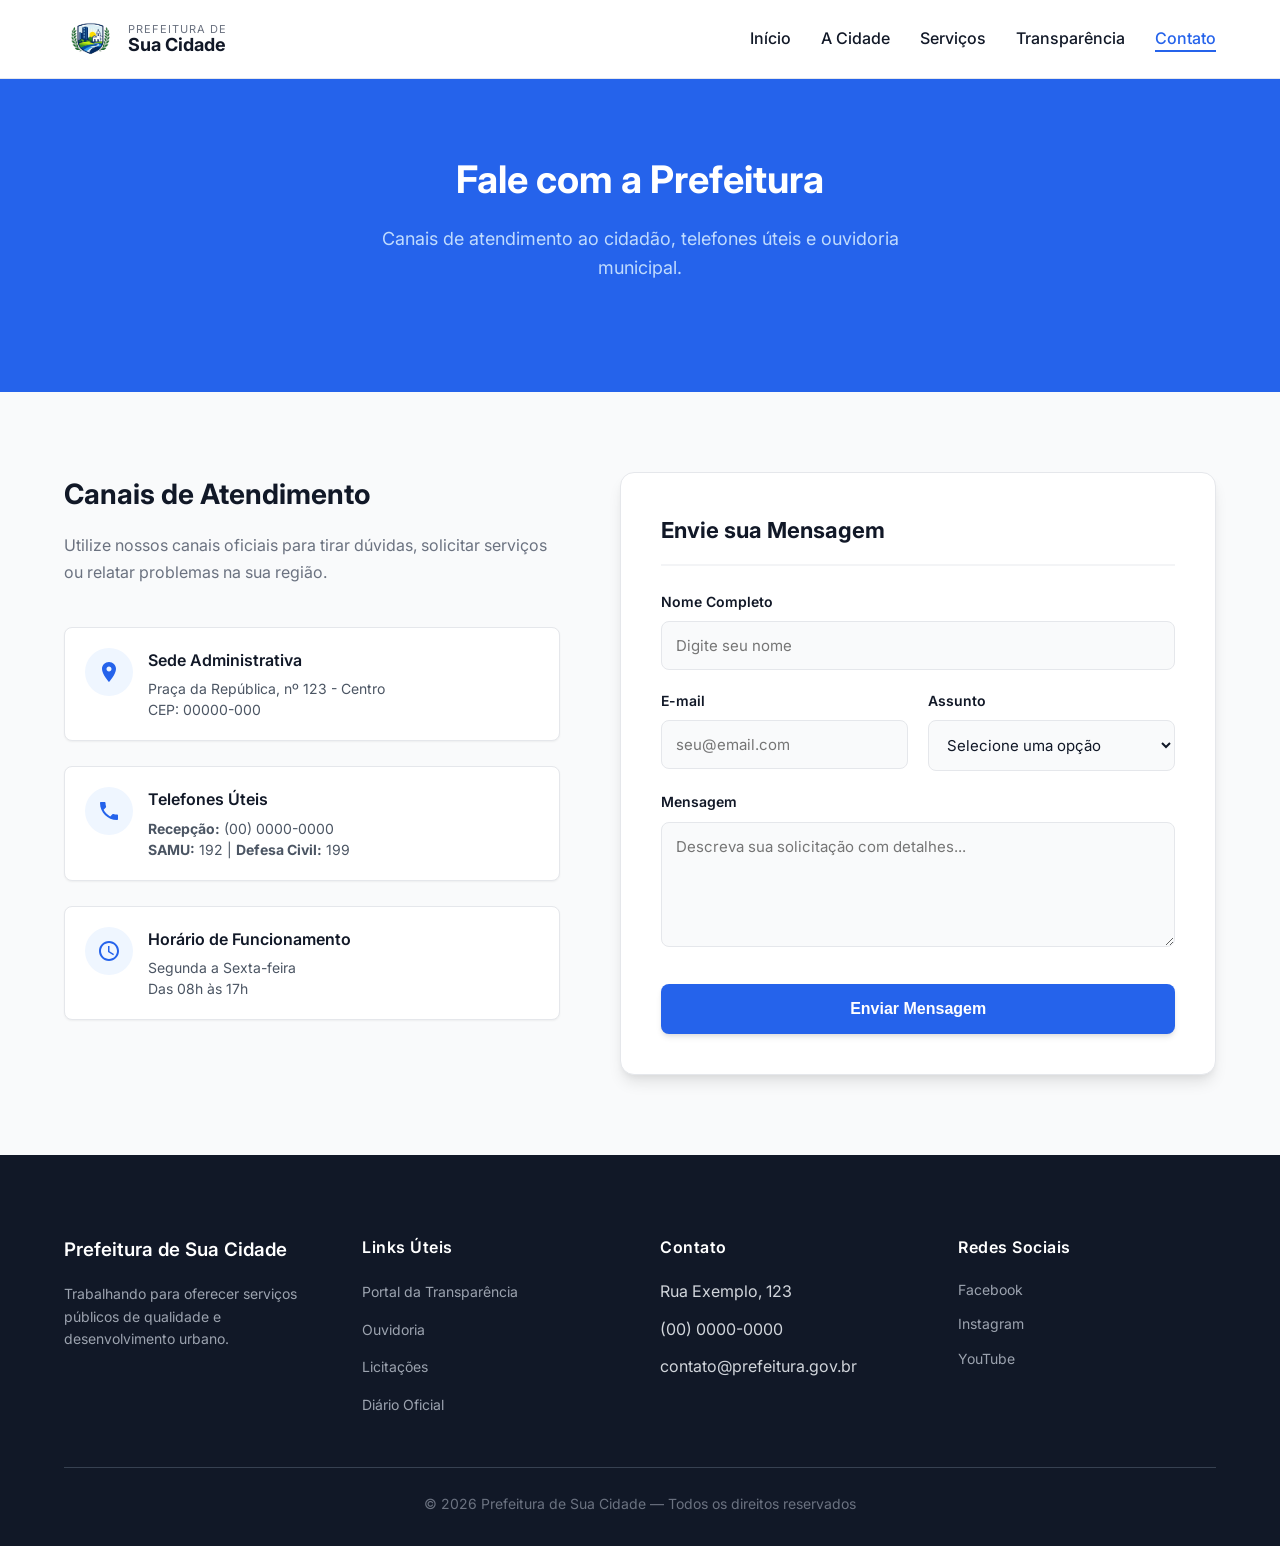
<file: contato.html>
<!doctype html>
<html lang="pt-br">
  <head>
    <meta charset="UTF-8" />
    <meta name="viewport" content="width=device-width, initial-scale=1.0" />
    <title>Contato e Ouvidoria - Prefeitura</title>

    <link rel="preconnect" href="https://fonts.googleapis.com">
    <link rel="preconnect" href="https://fonts.gstatic.com" crossorigin>
    <link href="https://fonts.googleapis.com/css2?family=Inter:wght@400;500;600;700&display=swap" rel="stylesheet">

    <link rel="stylesheet" href="style.css" />
  </head>

  <body>
    <header class="menu">
      <div class="container">
        <div class="logo-area">
          <img src="img/logo-prefeitura.png" alt="Logo Prefeitura" class="logo-img" onerror="this.src='https://via.placeholder.com/48?text=Logo'" />
          <div class="logo-text">
            <span class="logo-top">Prefeitura de</span>
            <span class="logo-bottom">Sua Cidade</span>
          </div>
        </div>

        <nav class="nav-menu" aria-label="Menu Principal">
          <ul>
            <li><a href="index.html">Início</a></li>
            <li><a href="#">A Cidade</a></li>
            <li><a href="#">Serviços</a></li>
            <li><a href="transparencia.html">Transparência</a></li>
            <li><a href="contato.html" class="active-link">Contato</a></li>
          </ul>
        </nav>

        <button class="menu-toggle" aria-label="Abrir menu" aria-expanded="false">
          <span></span>
          <span></span>
          <span></span>
        </button>
      </div>
    </header>

    <section class="page-header">
      <div class="container center-header">
        <h1 class="page-title">Fale com a Prefeitura</h1>
        <p class="page-subtitle">Canais de atendimento ao cidadão, telefones úteis e ouvidoria municipal.</p>
      </div>
    </section>

    <main class="contact-section">
      <div class="container contact-grid">
        
        <div class="contact-info-area">
          <h2 class="contact-title">Canais de Atendimento</h2>
          <p class="contact-desc">Utilize nossos canais oficiais para tirar dúvidas, solicitar serviços ou relatar problemas na sua região.</p>
          
          <div class="info-cards">
            <div class="info-card">
              <div class="info-icon">
                <svg xmlns="http://www.w3.org/2000/svg" width="24" height="24" fill="var(--primary)" viewBox="0 0 24 24"><path d="M12 2C8.13 2 5 5.13 5 9c0 5.25 7 13 7 13s7-7.75 7-13c0-3.87-3.13-7-7-7zm0 9.5c-1.38 0-2.5-1.12-2.5-2.5s1.12-2.5 2.5-2.5 2.5 1.12 2.5 2.5-1.12 2.5-2.5 2.5z"/></svg>
              </div>
              <div>
                <h3>Sede Administrativa</h3>
                <p>Praça da República, nº 123 - Centro<br>CEP: 00000-000</p>
              </div>
            </div>

            <div class="info-card">
              <div class="info-icon">
                <svg xmlns="http://www.w3.org/2000/svg" width="24" height="24" fill="var(--primary)" viewBox="0 0 24 24"><path d="M6.62 10.79c1.44 2.83 3.76 5.14 6.59 6.59l2.2-2.2c.27-.27.67-.36 1.02-.24 1.12.37 2.33.57 3.57.57.55 0 1 .45 1 1V20c0 .55-.45 1-1 1-9.39 0-17-7.61-17-17 0-.55.45-1 1-1h3.5c.55 0 1 .45 1 1 0 1.25.2 2.45.57 3.57.11.35.03.74-.25 1.02l-2.2 2.2z"/></svg>
              </div>
              <div>
                <h3>Telefones Úteis</h3>
                <p><strong>Recepção:</strong> (00) 0000-0000<br><strong>SAMU:</strong> 192 | <strong>Defesa Civil:</strong> 199</p>
              </div>
            </div>

            <div class="info-card">
              <div class="info-icon">
                <svg xmlns="http://www.w3.org/2000/svg" width="24" height="24" fill="var(--primary)" viewBox="0 0 24 24"><path d="M11.99 2C6.47 2 2 6.48 2 12s4.47 10 9.99 10C17.52 22 22 17.52 22 12S17.52 2 11.99 2zM12 20c-4.42 0-8-3.58-8-8s3.58-8 8-8 8 3.58 8 8-3.58 8-8 8zm.5-13H11v6l5.25 3.15.75-1.23-4.5-2.67z"/></svg>
              </div>
              <div>
                <h3>Horário de Funcionamento</h3>
                <p>Segunda a Sexta-feira<br>Das 08h às 17h</p>
              </div>
            </div>
          </div>
        </div>

        <div class="contact-form-area">
          <form action="#" method="POST" class="contact-form">
            <h3 class="form-title">Envie sua Mensagem</h3>
            
            <div class="form-group">
              <label for="nome">Nome Completo</label>
              <input type="text" id="nome" name="nome" placeholder="Digite seu nome" required>
            </div>

            <div class="form-grid">
              <div class="form-group">
                <label for="email">E-mail</label>
                <input type="email" id="email" name="email" placeholder="seu@email.com" required>
              </div>
              <div class="form-group">
                <label for="assunto">Assunto</label>
                <select id="assunto" name="assunto" required>
                  <option value="" disabled selected>Selecione uma opção</option>
                  <option value="ouvidoria">Ouvidoria (Reclamação)</option>
                  <option value="sugestao">Sugestão de Melhoria</option>
                  <option value="duvida">Dúvida Geral</option>
                  <option value="elogio">Elogio</option>
                </select>
              </div>
            </div>

            <div class="form-group">
              <label for="mensagem">Mensagem</label>
              <textarea id="mensagem" name="mensagem" rows="5" placeholder="Descreva sua solicitação com detalhes..." required></textarea>
            </div>

            <button type="submit" class="submit-btn">Enviar Mensagem</button>
          </form>
        </div>

      </div>
    </main>

    <footer class="footer">
      <div class="container footer-container">
        <div class="footer-grid">
          <div class="footer-col">
            <h3>Prefeitura de Sua Cidade</h3>
            <p>Trabalhando para oferecer serviços públicos de qualidade e desenvolvimento urbano.</p>
          </div>
          <div class="footer-col">
            <h4>Links Úteis</h4>
            <ul>
              <li><a href="transparencia.html">Portal da Transparência</a></li>
              <li><a href="contato.html">Ouvidoria</a></li>
              <li><a href="#">Licitações</a></li>
              <li><a href="#">Diário Oficial</a></li>
            </ul>
          </div>
          <div class="footer-col">
            <h4>Contato</h4>
            <ul>
              <li>Rua Exemplo, 123</li>
              <li>(00) 0000-0000</li>
              <li>contato@prefeitura.gov.br</li>
            </ul>
          </div>
          <div class="footer-col">
            <h4>Redes Sociais</h4>
            <div class="social-links">
              <a href="#">Facebook</a>
              <a href="#">Instagram</a>
              <a href="#">YouTube</a>
            </div>
          </div>
        </div>
        <div class="footer-bottom">
          <p>© 2026 Prefeitura de Sua Cidade — Todos os direitos reservados</p>
        </div>
      </div>
    </footer>

    <script src="script.js"></script>
  </body>
</html>
</file>
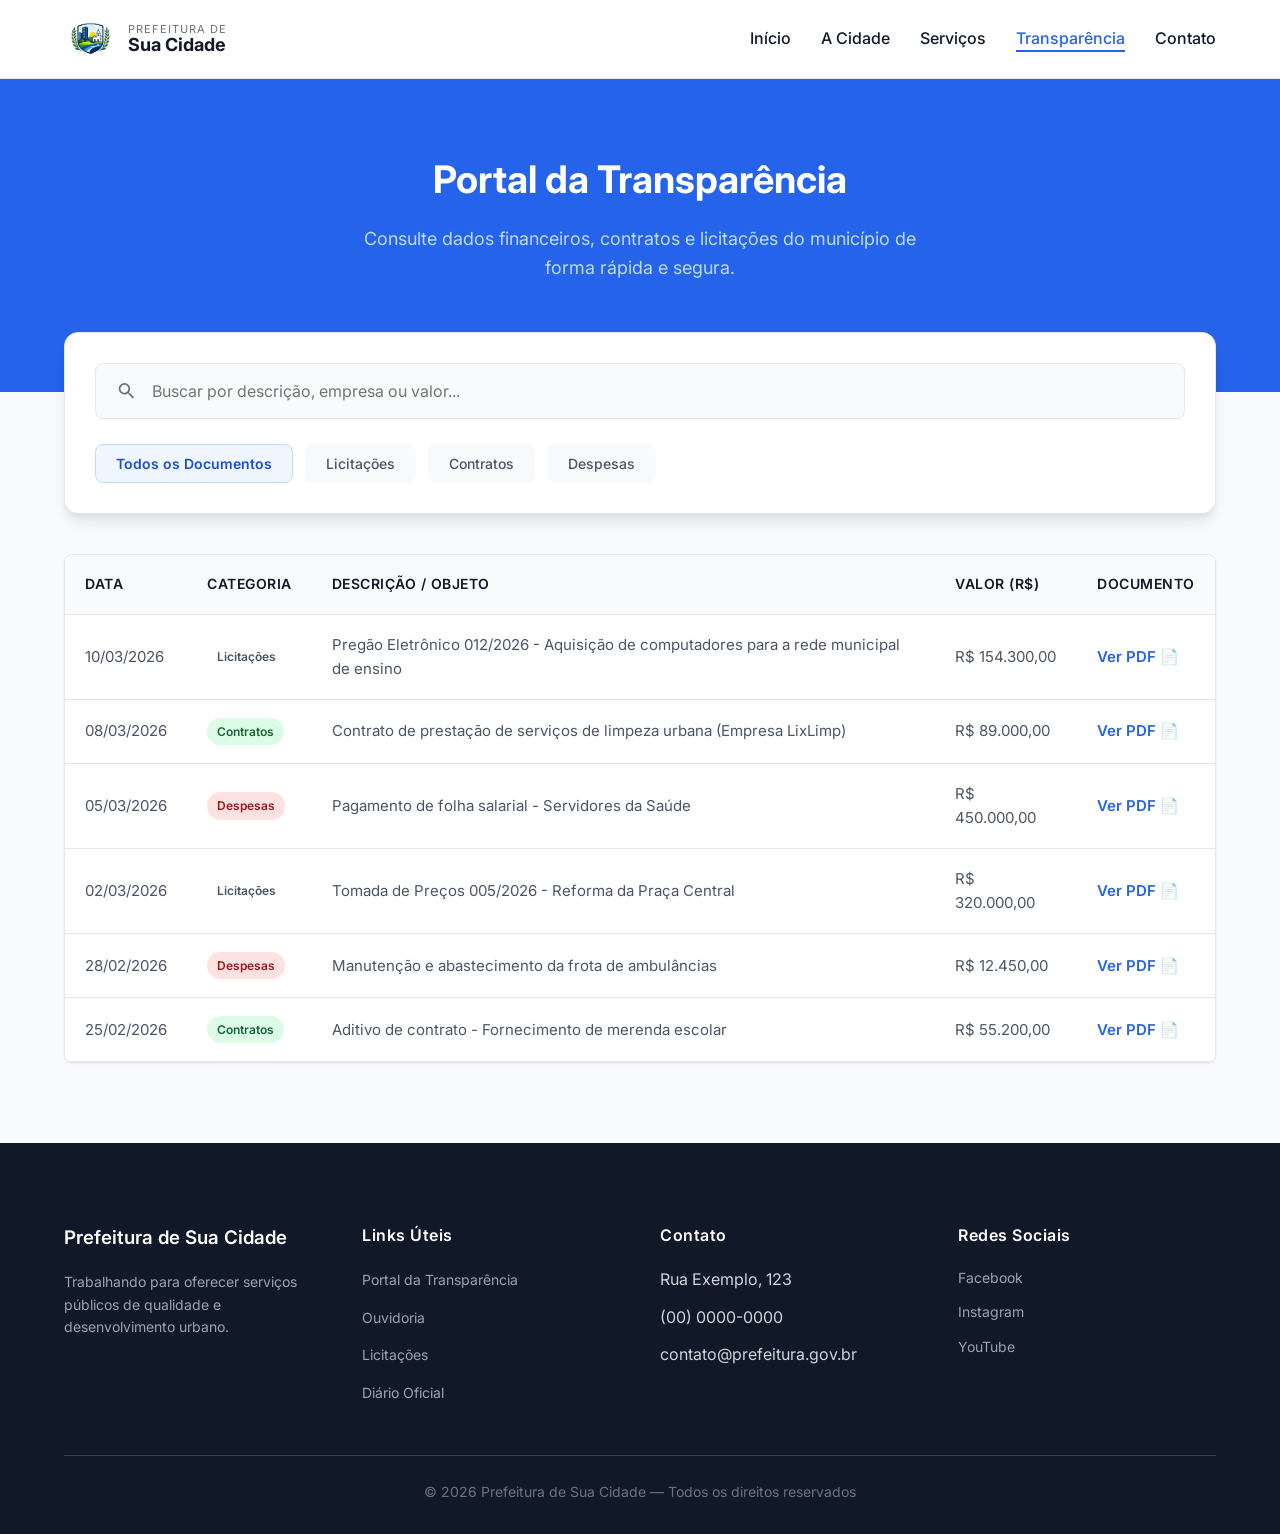
<file: transparencia.html>
<!doctype html>
<html lang="pt-br">
  <head>
    <meta charset="UTF-8" />
    <meta name="viewport" content="width=device-width, initial-scale=1.0" />
    <title>Portal da Transparência - Prefeitura</title>

    <link rel="preconnect" href="https://fonts.googleapis.com" />
    <link rel="preconnect" href="https://fonts.gstatic.com" crossorigin />
    <link
      href="https://fonts.googleapis.com/css2?family=Inter:wght@400;500;600;700&display=swap"
      rel="stylesheet"
    />

    <link rel="stylesheet" href="style.css" />
  </head>

  <body>
    <header class="menu">
      <div class="container">
        <div class="logo-area">
          <img
            src="img/logo-prefeitura.png"
            alt="Logo Prefeitura"
            class="logo-img"
            onerror="this.src = 'https://via.placeholder.com/48?text=Logo'"
          />
          <div class="logo-text">
            <span class="logo-top">Prefeitura de</span>
            <span class="logo-bottom">Sua Cidade</span>
          </div>
        </div>

        <nav class="nav-menu" aria-label="Menu Principal">
          <ul>
            <li><a href="index.html">Início</a></li>
            <li><a href="cidade.html">A Cidade</a></li>
            <li><a href="servicos.html">Serviços</a></li>
            <li>
              <a href="transparencia.html" class="active-link">Transparência</a>
            </li>
            <li><a href="contato.html">Contato</a></li>
          </ul>
        </nav>

        <button
          class="menu-toggle"
          aria-label="Abrir menu"
          aria-expanded="false"
        >
          <span></span>
          <span></span>
          <span></span>
        </button>
      </div>
    </header>

    <section class="page-header">
      <div class="container center-header">
        <h1 class="page-title">Portal da Transparência</h1>
        <p class="page-subtitle">
          Consulte dados financeiros, contratos e licitações do município de
          forma rápida e segura.
        </p>
      </div>
    </section>

    <main class="transparencia-section">
      <div class="container">
        <div class="search-filter-card">
          <div class="search-box-modern">
            <svg
              xmlns="http://www.w3.org/2000/svg"
              width="22"
              height="22"
              fill="#6b7280"
              viewBox="0 0 24 24"
            >
              <path
                d="M15.5 14h-.79l-.28-.27A6.471 6.471 0 0 0 16 9.5 6.5 6.5 0 1 0 9.5 16c1.61 0 3.09-.59 4.23-1.57l.27.28v.79l5 4.99L20.49 19l-4.99-5zm-6 0C7.01 14 5 11.99 5 9.5S7.01 5 9.5 5 14 7.01 14 9.5 11.99 14 9.5 14z"
              />
            </svg>
            <input
              type="text"
              id="searchInput"
              placeholder="Buscar por descrição, empresa ou valor..."
            />
          </div>

          <div class="category-filters-modern" id="categoryFilters">
            <button class="filter-btn active" data-filter="Todos">
              Todos os Documentos
            </button>
            <button class="filter-btn" data-filter="Licitações">
              Licitações
            </button>
            <button class="filter-btn" data-filter="Contratos">
              Contratos
            </button>
            <button class="filter-btn" data-filter="Despesas">Despesas</button>
          </div>
        </div>

        <div class="table-container">
          <table class="data-table">
            <thead>
              <tr>
                <th>Data</th>
                <th>Categoria</th>
                <th>Descrição / Objeto</th>
                <th>Valor (R$)</th>
                <th>Documento</th>
              </tr>
            </thead>
            <tbody id="tableBody"></tbody>
          </table>
          <div id="noResults" class="no-results hidden">
            <p>Nenhum registro encontrado para esta busca.</p>
          </div>
        </div>
      </div>
    </main>

    <footer class="footer">
      <div class="container footer-container">
        <div class="footer-grid">
          <div class="footer-col">
            <h3>Prefeitura de Sua Cidade</h3>
            <p>
              Trabalhando para oferecer serviços públicos de qualidade e
              desenvolvimento urbano.
            </p>
          </div>
          <div class="footer-col">
            <h4>Links Úteis</h4>
            <ul>
              <li><a href="transparencia.html">Portal da Transparência</a></li>
              <li><a href="#">Ouvidoria</a></li>
              <li><a href="#">Licitações</a></li>
              <li><a href="#">Diário Oficial</a></li>
            </ul>
          </div>
          <div class="footer-col">
            <h4>Contato</h4>
            <ul>
              <li>Rua Exemplo, 123</li>
              <li>(00) 0000-0000</li>
              <li>contato@prefeitura.gov.br</li>
            </ul>
          </div>
          <div class="footer-col">
            <h4>Redes Sociais</h4>
            <div class="social-links">
              <a href="#">Facebook</a>
              <a href="#">Instagram</a>
              <a href="#">YouTube</a>
            </div>
          </div>
        </div>
        <div class="footer-bottom">
          <p>© 2026 Prefeitura de Sua Cidade — Todos os direitos reservados</p>
        </div>
      </div>
    </footer>

    <script src="script.js"></script>
  </body>
</html>
</file>
<file: style.css>
/* =========================
   VARIÁVEIS (DESIGN SYSTEM)
========================= */
:root {
  --primary: #2563eb;
  --primary-hover: #1d4ed8;
  --text-dark: #111827;
  --text-body: #4b5563;
  --text-light: #6b7280;
  --bg-page: #f9fafb;
  --bg-surface: #ffffff;
  --border-color: #e5e7eb;

  --shadow-sm: 0 1px 2px 0 rgba(0, 0, 0, 0.05);
  --shadow-md:
    0 4px 6px -1px rgba(0, 0, 0, 0.1), 0 2px 4px -1px rgba(0, 0, 0, 0.06);
  --shadow-lg:
    0 10px 15px -3px rgba(0, 0, 0, 0.1), 0 4px 6px -2px rgba(0, 0, 0, 0.05);
  --shadow-hover:
    0 20px 25px -5px rgba(0, 0, 0, 0.1), 0 10px 10px -5px rgba(0, 0, 0, 0.04);

  --radius-md: 8px;
  --radius-lg: 14px;
  --transition-smooth: all 0.3s cubic-bezier(0.4, 0, 0.2, 1);
}

/* =========================
   RESET BÁSICO E TIPOGRAFIA
========================= */
* {
  margin: 0;
  padding: 0;
  box-sizing: border-box;
}

body {
  font-family: "Inter", Arial, Helvetica, sans-serif;
  color: var(--text-body);
  background-color: var(--bg-page);
  line-height: 1.6;
  -webkit-font-smoothing: antialiased;
}

*:focus-visible {
  outline: 3px solid var(--primary);
  outline-offset: 2px;
}

/* =========================
   HEADER / MENU
========================= */
.menu {
  background: var(--bg-surface);
  border-bottom: 1px solid var(--border-color);
  padding: 15px 0;
  position: relative;
  z-index: 1000;
}

.container {
  max-width: 1200px;
  width: 90%;
  margin: auto;
}

.menu .container {
  display: flex;
  align-items: center;
  justify-content: space-between;
}

.logo-area {
  display: flex;
  align-items: center;
  gap: 12px;
}

.logo-img {
  height: 48px;
}

.logo-text {
  display: flex;
  flex-direction: column;
  line-height: 1.1;
}

.logo-top {
  font-size: 11px;
  letter-spacing: 1px;
  text-transform: uppercase;
  color: var(--text-light);
}

.logo-bottom {
  font-size: 18px;
  font-weight: 700;
  color: var(--text-dark);
}

.nav-menu ul {
  list-style: none;
  display: flex;
  gap: 30px;
}

.nav-menu a {
  text-decoration: none;
  color: var(--text-dark);
  font-size: 16px;
  font-weight: 500;
  position: relative;
}

.nav-menu a::after {
  content: "";
  position: absolute;
  left: 0;
  bottom: -4px;
  width: 0;
  height: 2px;
  background: var(--primary);
  transition: var(--transition-smooth);
}

.nav-menu a:hover::after {
  width: 100%;
}

.nav-menu a.active-link {
  color: var(--primary);
}
.nav-menu a.active-link::after {
  width: 100%;
}

.menu-toggle {
  display: none;
  flex-direction: column;
  cursor: pointer;
  gap: 5px;
  background: transparent;
  border: none;
  padding: 5px;
}

.menu-toggle span {
  width: 26px;
  height: 3px;
  background: var(--text-dark);
  border-radius: 2px;
  transition: 0.35s;
}

@media (max-width: 768px) {
  .menu-toggle {
    display: flex;
  }
  .nav-menu {
    position: fixed;
    top: 0;
    right: -100%;
    height: 100vh;
    width: 260px;
    background: var(--bg-surface);
    padding: 80px 25px;
    display: flex;
    flex-direction: column;
    transition: right 0.45s cubic-bezier(0.77, 0, 0.18, 1);
    box-shadow: -4px 0 15px rgba(0, 0, 0, 0.08);
  }
  .nav-menu ul {
    flex-direction: column;
    gap: 25px;
  }
}

.nav-menu.active {
  right: 0;
}

.menu-toggle.active span:nth-child(1) {
  transform: translateY(8px) rotate(45deg);
}
.menu-toggle.active span:nth-child(2) {
  opacity: 0;
}
.menu-toggle.active span:nth-child(3) {
  transform: translateY(-8px) rotate(-45deg);
}

/* =========================
   HERO / CARROSSEL PRINCIPAL
========================= */
.hero {
  height: 450px;
  position: relative;
  overflow: hidden;
}

.carousel {
  height: 100%;
  position: relative;
}

.slide {
  position: absolute;
  width: 100%;
  height: 100%;
  opacity: 0;
  display: flex;
  align-items: flex-end;
  transition: opacity 1.2s ease;
}

.slide.active {
  opacity: 1;
  z-index: 1;
}

.slide img {
  width: 100%;
  height: 100%;
  object-fit: cover;
  object-position: center;
}

.hero::after {
  content: "";
  position: absolute;
  top: 0;
  left: 0;
  width: 100%;
  height: 100%;
  background: linear-gradient(
    to top,
    rgba(0, 0, 0, 0.8) 0%,
    rgba(0, 0, 0, 0.2) 100%
  );
}

.hero-content {
  position: absolute;
  bottom: 80px;
  left: 10%;
  max-width: 550px;
  color: #fff;
  z-index: 2;
  text-align: left;
}

.hero-content h1 {
  font-size: 46px;
  font-weight: 700;
  margin-bottom: 12px;
  line-height: 1.1;
}

.hero-content p {
  font-size: 18px;
  margin-bottom: 30px;
  color: #f3f4f6;
}

.hero-btn {
  background: var(--primary);
  color: #fff;
  padding: 14px 32px;
  border-radius: 40px;
  text-decoration: none;
  font-weight: 600;
  display: inline-block;
  transition: var(--transition-smooth);
  box-shadow: var(--shadow-md);
}

.hero-btn:hover {
  background: var(--primary-hover);
  transform: translateY(-3px);
  box-shadow: var(--shadow-hover);
}

.dots {
  position: absolute;
  bottom: 25px;
  left: 50%;
  transform: translateX(-50%);
  display: flex;
  gap: 10px;
  z-index: 3;
}

.dot {
  width: 12px;
  height: 12px;
  border-radius: 50%;
  background: rgba(255, 255, 255, 0.4);
  border: none;
  cursor: pointer;
  transition: var(--transition-smooth);
}

.dot.active {
  background: var(--primary);
  transform: scale(1.4);
}

/* =========================
   SEÇÕES GERAIS
========================= */
.services,
.news,
.departments {
  padding: 50px 0;
}

.news {
  background: #fff;
}

.services-container,
.news-container,
.departments-container {
  display: flex;
  flex-direction: column;
  gap: 40px;
}

.center-header {
  text-align: center;
}

.section-title {
  font-size: 32px;
  font-weight: 700;
  color: var(--text-dark);
  margin-bottom: 10px;
}

.section-subtitle {
  font-size: 16px;
  color: var(--text-light);
}

/* =========================
   SERVIÇOS
========================= */
.services-grid {
  display: grid;
  grid-template-columns: repeat(4, 1fr);
  gap: 25px;
}

.service-card {
  background: var(--bg-surface);
  padding: 35px 28px;
  border-radius: var(--radius-lg);
  border: 1px solid var(--border-color);
  transition: var(--transition-smooth);
  text-align: left;
  box-shadow: var(--shadow-sm);
}

.service-card:hover {
  transform: translateY(-8px);
  box-shadow: var(--shadow-hover);
  border-color: var(--primary);
}

.service-icon {
  margin-bottom: 20px;
  background: #eff6ff;
  width: 56px;
  height: 56px;
  display: flex;
  align-items: center;
  justify-content: center;
  border-radius: var(--radius-md);
}

.service-card h3 {
  font-size: 18px;
  font-weight: 600;
  margin-bottom: 10px;
  color: var(--text-dark);
}

.service-card p {
  font-size: 14px;
  color: var(--text-body);
  line-height: 1.6;
}

/* =========================
   NOTÍCIAS (CARROSSEL GRID)
========================= */
.news-header {
  margin-bottom: 10px;
}

.news-track-container {
  overflow: hidden;
  padding-bottom: 20px;
  margin-bottom: -10px;
}

.news-track {
  display: grid;
  grid-auto-flow: column;
  grid-auto-columns: calc((100% - 60px) / 3);
  gap: 30px;
  overflow-x: auto;
  scroll-snap-type: x mandatory;
  scroll-behavior: smooth;
  scrollbar-width: none;
  -ms-overflow-style: none;
}

.news-track::-webkit-scrollbar {
  display: none;
}

.news-card {
  scroll-snap-align: start;
  background: var(--bg-surface);
  border-radius: var(--radius-lg);
  overflow: hidden;
  border: 1px solid var(--border-color);
  transition: var(--transition-smooth);
  box-shadow: var(--shadow-sm);
  display: flex;
  flex-direction: column;
  height: 100%;
}

.news-card:hover {
  transform: translateY(-6px);
  box-shadow: var(--shadow-hover);
  border-color: var(--border-color);
}

.news-image {
  width: 100%;
  height: 200px;
  object-fit: cover;
}

.news-content {
  padding: 25px;
  flex-grow: 1;
  display: flex;
  flex-direction: column;
}

.news-date {
  font-size: 13px;
  font-weight: 500;
  color: var(--primary);
  display: block;
  margin-bottom: 10px;
}

.news-content h3 {
  font-size: 20px;
  font-weight: 700;
  margin-bottom: 12px;
  color: var(--text-dark);
  line-height: 1.3;
}

.news-content p {
  font-size: 15px;
  color: var(--text-body);
  margin-bottom: 20px;
  flex-grow: 1;
}

.news-link {
  font-size: 15px;
  color: var(--primary);
  text-decoration: none;
  font-weight: 600;
  display: inline-flex;
  align-items: center;
  gap: 5px;
  transition: 0.2s;
}

.news-link:hover {
  color: var(--primary-hover);
}

.news-controls {
  display: flex;
  gap: 15px;
  justify-content: center;
}

.news-btn {
  background: var(--bg-surface);
  color: var(--text-dark);
  border: 1px solid var(--border-color);
  width: 44px;
  height: 44px;
  border-radius: 50%;
  cursor: pointer;
  display: flex;
  align-items: center;
  justify-content: center;
  font-size: 16px;
  transition: var(--transition-smooth);
  box-shadow: var(--shadow-sm);
}

.news-btn:hover {
  background: var(--primary);
  color: #fff;
  border-color: var(--primary);
  transform: scale(1.05);
}

/* =========================
   SECRETARIAS
========================= */
.departments-grid {
  display: grid;
  grid-template-columns: repeat(6, 1fr);
  gap: 20px;
}

.department-card {
  background: var(--bg-surface);
  border-radius: var(--radius-lg);
  padding: 30px 20px;
  text-align: center;
  border: 1px solid var(--border-color);
  transition: var(--transition-smooth);
  cursor: pointer;
  box-shadow: var(--shadow-sm);
  display: flex;
  flex-direction: column;
  align-items: center;
  justify-content: center;
}

.department-card:hover {
  transform: translateY(-6px);
  box-shadow: var(--shadow-md);
  border-color: var(--primary);
}

.department-icon {
  margin-bottom: 15px;
  display: flex;
  justify-content: center;
  align-items: center;
}

.department-card h3 {
  font-size: 15px;
  font-weight: 600;
  color: var(--text-dark);
}

/* =========================
   FOOTER
========================= */
.footer {
  background: var(--text-dark);
  color: #d1d5db;
  padding: 80px 0 30px;
}

.footer-grid {
  display: grid;
  grid-template-columns: repeat(4, 1fr);
  gap: 40px;
  margin-bottom: 50px;
}

.footer-col h3,
.footer-col h4 {
  color: #fff;
  margin-bottom: 18px;
  font-weight: 600;
}

.footer-col h4 {
  font-size: 16px;
  letter-spacing: 0.5px;
}

.footer-col p {
  font-size: 14px;
  line-height: 1.6;
  color: #9ca3af;
}

.footer-col ul {
  list-style: none;
  display: flex;
  flex-direction: column;
  gap: 12px;
}

.footer-col a {
  color: #9ca3af;
  text-decoration: none;
  font-size: 14px;
  transition: 0.2s;
}

.footer-col a:hover {
  color: #fff;
  padding-left: 4px;
}

.social-links {
  display: flex;
  flex-direction: column;
  gap: 12px;
}

.footer-bottom {
  border-top: 1px solid #374151;
  padding-top: 25px;
  text-align: center;
  font-size: 14px;
  color: #6b7280;
}

/* =========================
   PÁGINA: TRANSPARÊNCIA
========================= */

.page-header {
  background: var(--primary);
  padding: 70px 0 110px;
  text-align: center;
}

.page-header .page-title {
  font-size: 38px;
  font-weight: 700;
  color: #fff;
  margin-bottom: 15px;
}

.page-header .page-subtitle {
  font-size: 18px;
  color: #bfdbfe;
  max-width: 600px;
  margin: 0 auto;
}

.transparencia-section {
  padding: 0 0 80px;
}

.search-filter-card {
  background: var(--bg-surface);
  border-radius: var(--radius-lg);
  box-shadow: var(--shadow-lg);
  padding: 30px;
  margin-top: -60px;
  margin-bottom: 40px;
  position: relative;
  z-index: 10;
  display: flex;
  flex-direction: column;
  gap: 25px;
  border: 1px solid var(--border-color);
}

.search-box-modern {
  display: flex;
  align-items: center;
  gap: 15px;
  background: #f9fafb;
  padding: 16px 20px;
  border-radius: var(--radius-md);
  width: 100%;
  border: 1px solid #e5e7eb;
  transition: var(--transition-smooth);
}

.search-box-modern:focus-within {
  border-color: var(--primary);
  background: #fff;
  box-shadow: 0 0 0 4px rgba(37, 99, 235, 0.1);
}

.search-box-modern input {
  border: none;
  background: transparent;
  width: 100%;
  outline: none;
  font-size: 16px;
  color: var(--text-dark);
  font-family: inherit;
}

.category-filters-modern {
  display: flex;
  gap: 12px;
  flex-wrap: wrap;
}

.filter-btn {
  background: #f9fafb;
  border: 1px solid transparent;
  padding: 10px 20px;
  border-radius: var(--radius-md);
  color: var(--text-body);
  font-weight: 500;
  cursor: pointer;
  transition: var(--transition-smooth);
  font-family: inherit;
  font-size: 14px;
}

.filter-btn:hover {
  background: #f3f4f6;
  color: var(--text-dark);
}

.filter-btn.active {
  background: #eff6ff;
  color: var(--primary-hover);
  border-color: #bfdbfe;
  font-weight: 600;
}

/* =========================
   A TABELA (SOLUÇÃO DEFINITIVA PARA O CELULAR)
========================= */
.table-container {
  background: var(--bg-surface);
  border-radius: var(--radius-md);
  box-shadow: var(--shadow-sm);
  border: 1px solid var(--border-color);
  /* A MÁGICA REAL AQUI: Libera o scroll horizontal suave */
  overflow-x: auto;
  -webkit-overflow-scrolling: touch;
}

.data-table {
  width: 100%;
  /* Trava a largura mínima da tabela. Ela nunca vai se espremer, mantendo o design lindo! */
  min-width: 800px;
  border-collapse: collapse;
  text-align: left;
}

.data-table th,
.data-table td {
  padding: 18px 20px;
  border-bottom: 1px solid var(--border-color);
}

.data-table th {
  background: #f9fafb;
  font-weight: 600;
  color: var(--text-dark);
  font-size: 14px;
  text-transform: uppercase;
  letter-spacing: 0.5px;
}

.data-table td {
  font-size: 15px;
  color: var(--text-body);
}

.data-table tbody tr {
  transition: background 0.2s;
}

.data-table tbody tr:hover {
  background: #f8fafc;
}

.badge {
  display: inline-block;
  padding: 4px 10px;
  border-radius: 20px;
  font-size: 12px;
  font-weight: 600;
}

.badge.licitações {
  background: #dbeafe;
  color: #1e40af;
}
.badge.contratos {
  background: #dcfce7;
  color: #166534;
}
.badge.despesas {
  background: #fee2e2;
  color: #991b1b;
}

.doc-link {
  color: var(--primary);
  text-decoration: none;
  font-weight: 600;
  display: flex;
  align-items: center;
  gap: 5px;
}

.doc-link:hover {
  text-decoration: underline;
}

.no-results {
  padding: 40px;
  text-align: center;
  color: var(--text-light);
  font-size: 16px;
}

.hidden {
  display: none !important;
}

/* =========================
   RESPONSIVIDADE GERAL
========================= */
@media (max-width: 1100px) {
  .departments-grid {
    grid-template-columns: repeat(4, 1fr);
  }
}

@media (max-width: 900px) {
  .footer-grid {
    grid-template-columns: repeat(2, 1fr);
  }
  .services-grid {
    grid-template-columns: repeat(2, 1fr);
  }
  .news-track {
    grid-auto-columns: calc((100% - 30px) / 2);
  }
}

@media (max-width: 800px) {
  .departments-grid {
    grid-template-columns: repeat(3, 1fr);
  }
  .hero-content h1 {
    font-size: 36px;
  }
}

@media (max-width: 600px) {
  .departments-grid {
    grid-template-columns: repeat(2, 1fr);
  }
  .services-grid {
    grid-template-columns: 1fr;
  }

  .services,
  .news,
  .departments {
    padding: 40px 0;
  }
  .news-track {
    grid-auto-columns: 100%;
    gap: 15px;
  }

  /* Ajustes do Cartão de Pesquisa Flutuante para Celular */
  .search-filter-card {
    padding: 20px;
    margin-top: -40px;
  }

  .category-filters-modern {
    flex-direction: column;
    align-items: stretch;
  }
}

@media (max-width: 500px) {
  .footer-grid {
    grid-template-columns: 1fr;
  }
  .hero-content {
    left: 5%;
    bottom: 60px;
  }
  .page-header {
    padding: 50px 0 80px;
  }
}
/* =========================
   PÁGINA: CONTATO E OUVIDORIA
========================= */

.contact-section {
  padding: 80px 0;
  background-color: var(--bg-page);
}

.contact-grid {
  display: grid;
  grid-template-columns: 1fr 1.2fr; /* O formulário ganha um pouquinho mais de espaço */
  gap: 60px;
  align-items: flex-start;
}

/* Lado Esquerdo (Informações) */
.contact-title {
  font-size: 28px;
  font-weight: 700;
  color: var(--text-dark);
  margin-bottom: 15px;
}

.contact-desc {
  font-size: 16px;
  color: var(--text-light);
  margin-bottom: 40px;
  line-height: 1.7;
}

.info-cards {
  display: flex;
  flex-direction: column;
  gap: 25px;
}

.info-card {
  display: flex;
  align-items: flex-start;
  gap: 15px;
  background: #fff;
  padding: 20px;
  border-radius: var(--radius-md);
  border: 1px solid var(--border-color);
  box-shadow: var(--shadow-sm);
}

.info-icon {
  background: #eff6ff;
  width: 48px;
  height: 48px;
  display: flex;
  align-items: center;
  justify-content: center;
  border-radius: 50%;
  flex-shrink: 0;
}

.info-card h3 {
  font-size: 16px;
  font-weight: 600;
  color: var(--text-dark);
  margin-bottom: 5px;
}

.info-card p {
  font-size: 14px;
  color: var(--text-body);
  line-height: 1.5;
}

/* Lado Direito (Formulário) */
.contact-form {
  background: #fff;
  padding: 40px;
  border-radius: var(--radius-lg);
  box-shadow: var(--shadow-lg);
  border: 1px solid var(--border-color);
}

.form-title {
  font-size: 22px;
  font-weight: 700;
  color: var(--text-dark);
  margin-bottom: 25px;
  border-bottom: 2px solid #f3f4f6;
  padding-bottom: 15px;
}

.form-grid {
  display: grid;
  grid-template-columns: 1fr 1fr;
  gap: 20px;
}

.form-group {
  margin-bottom: 20px;
}

.form-group label {
  display: block;
  font-size: 14px;
  font-weight: 600;
  color: var(--text-dark);
  margin-bottom: 8px;
}

/* Campos de Input, Select e Textarea do Formulário */
.form-group input,
.form-group select,
.form-group textarea {
  width: 100%;
  padding: 14px;
  border: 1px solid var(--border-color);
  border-radius: var(--radius-md);
  font-size: 15px;
  font-family: inherit;
  color: var(--text-dark);
  background-color: #f9fafb;
  transition: var(--transition-smooth);
}

/* Efeito Lindo de Focus quando clica no campo */
.form-group input:focus,
.form-group select:focus,
.form-group textarea:focus {
  outline: none;
  border-color: var(--primary);
  background-color: #fff;
  box-shadow: 0 0 0 4px rgba(37, 99, 235, 0.1);
}

/* Estilo do Botão Enviar */
.submit-btn {
  width: 100%;
  background: var(--primary);
  color: #fff;
  padding: 16px;
  font-size: 16px;
  font-weight: 600;
  border: none;
  border-radius: var(--radius-md);
  cursor: pointer;
  transition: var(--transition-smooth);
  box-shadow: var(--shadow-md);
  margin-top: 10px;
}

.submit-btn:hover {
  background: var(--primary-hover);
  transform: translateY(-2px);
  box-shadow: var(--shadow-lg);
}

/* =========================
   RESPONSIVIDADE DO CONTATO
========================= */
@media (max-width: 900px) {
  .contact-grid {
    grid-template-columns: 1fr; /* Quebra o grid lado a lado e coloca um embaixo do outro */
    gap: 40px;
  }
}

@media (max-width: 600px) {
  .contact-form {
    padding: 25px 20px; /* Reduz o espaço interno no celular */
  }
  .form-grid {
    grid-template-columns: 1fr; /* Quebra os campos E-mail e Assunto que estavam lado a lado */
    gap: 0;
  }
}
</file>
